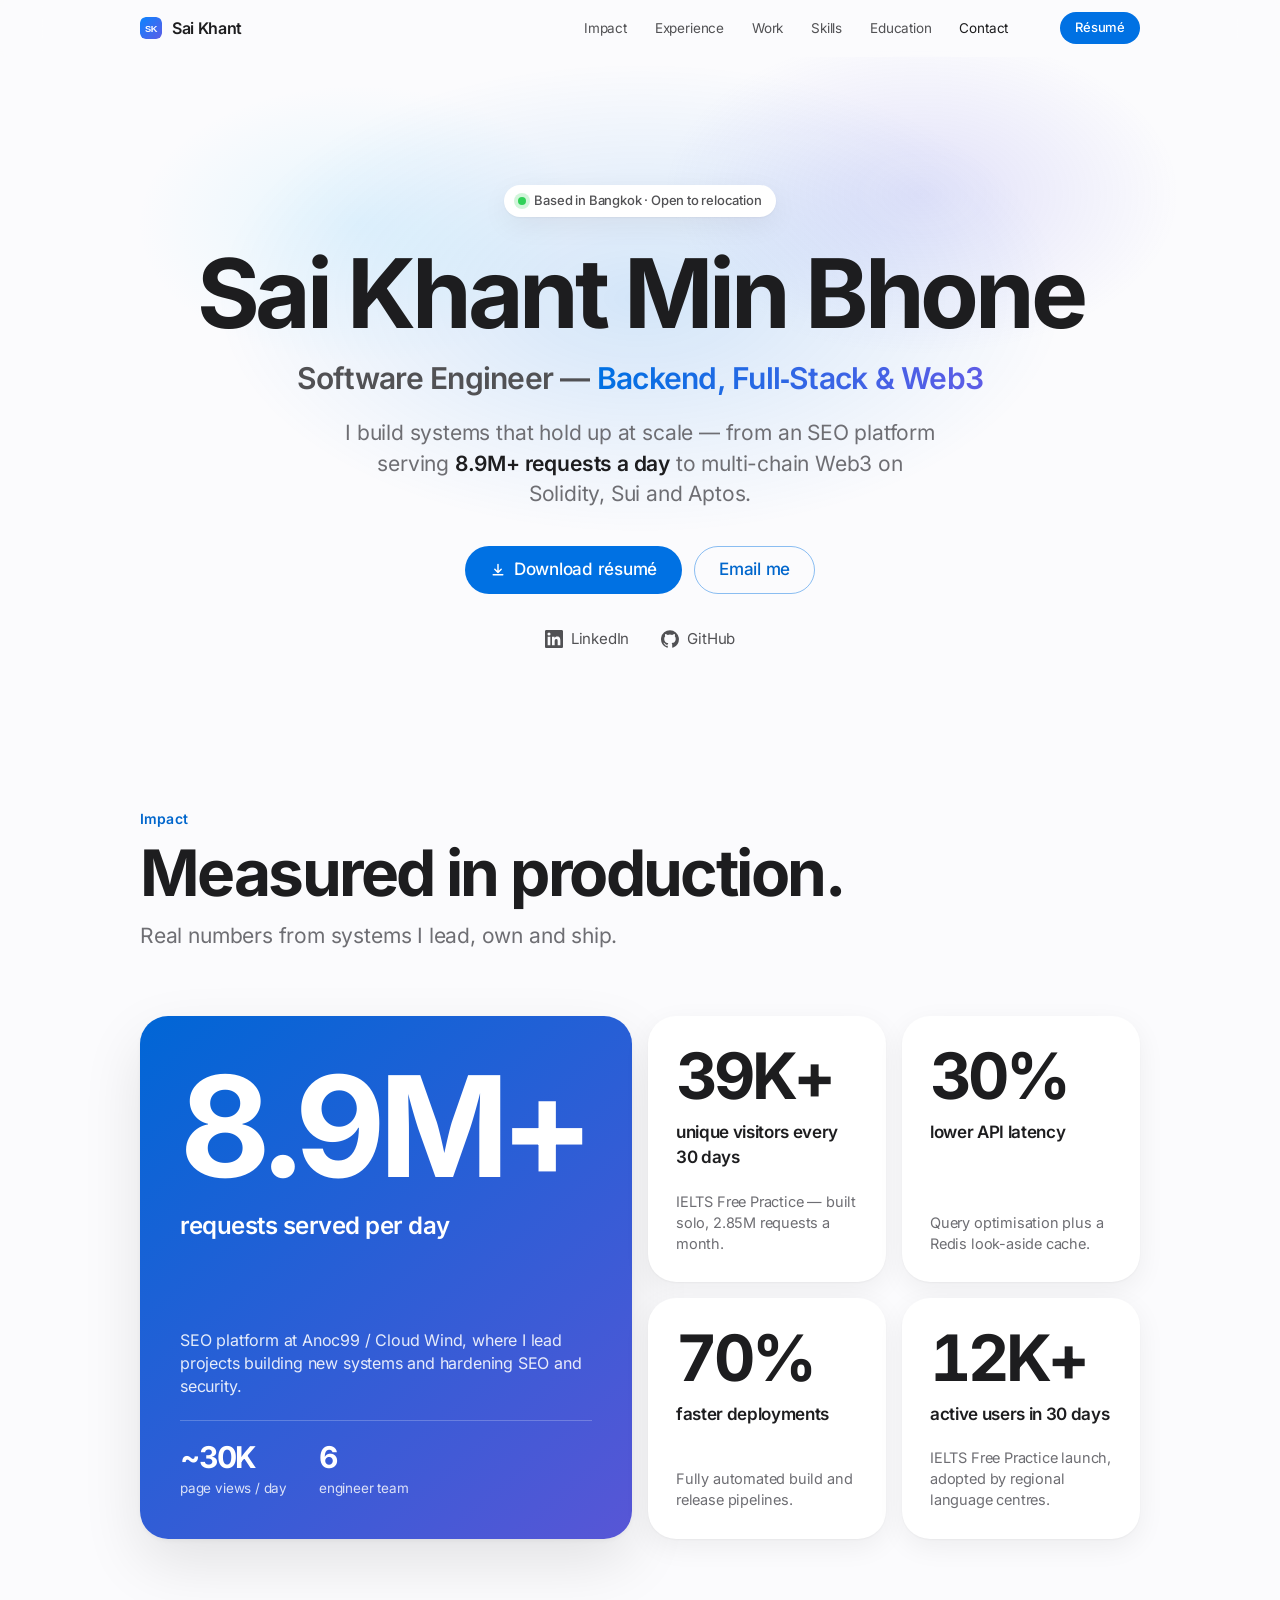
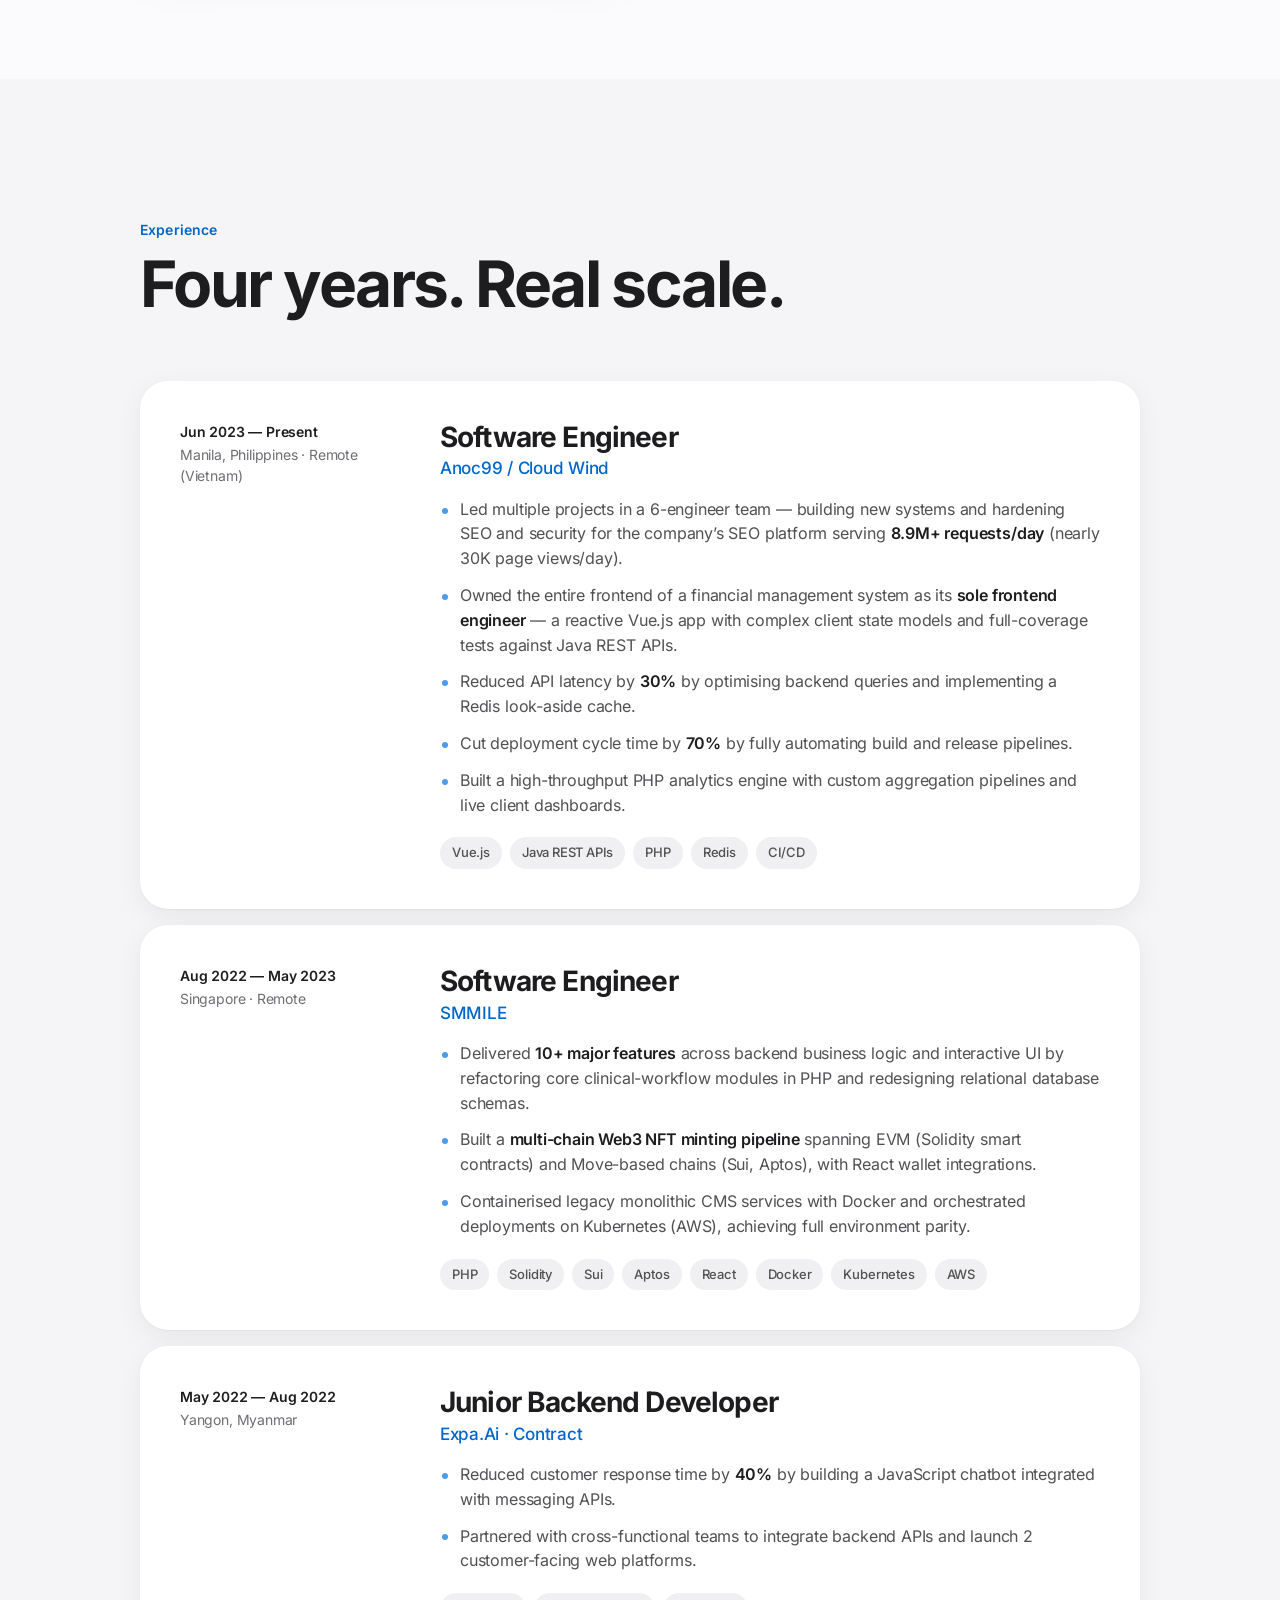
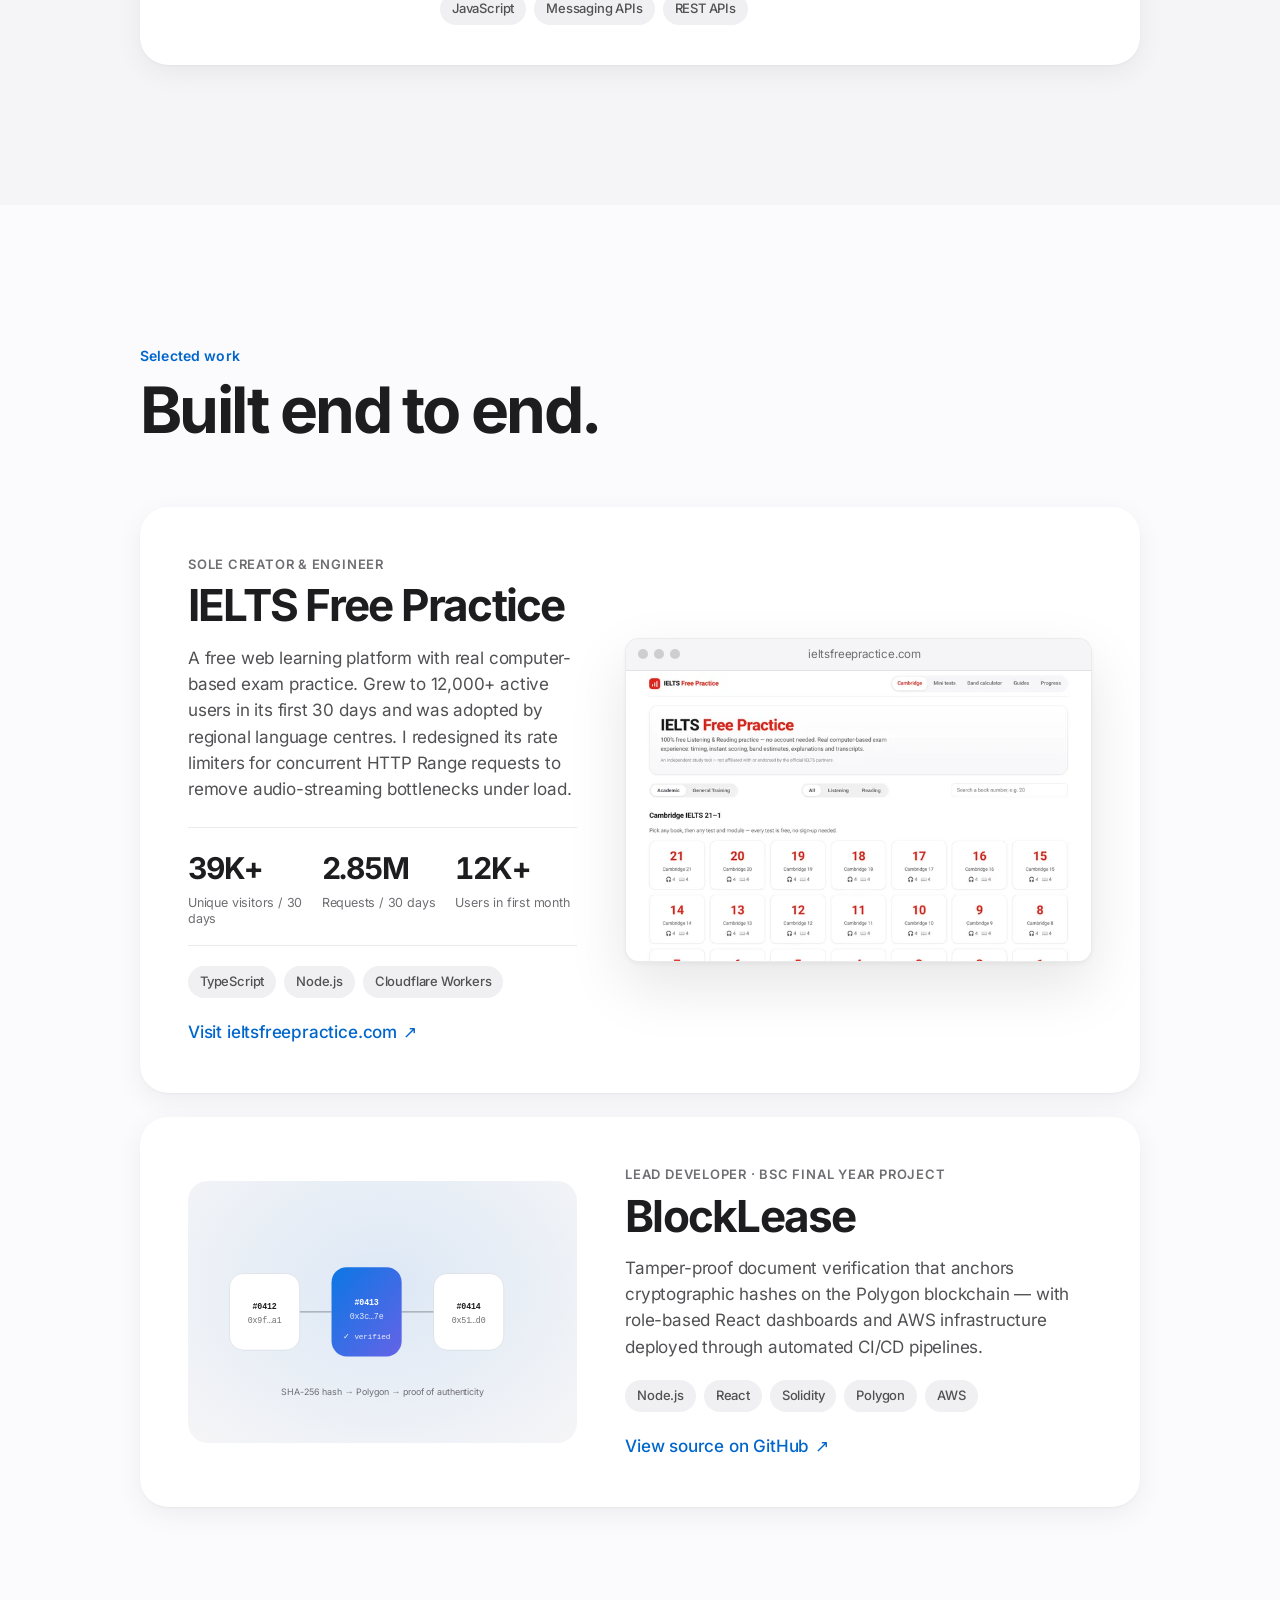
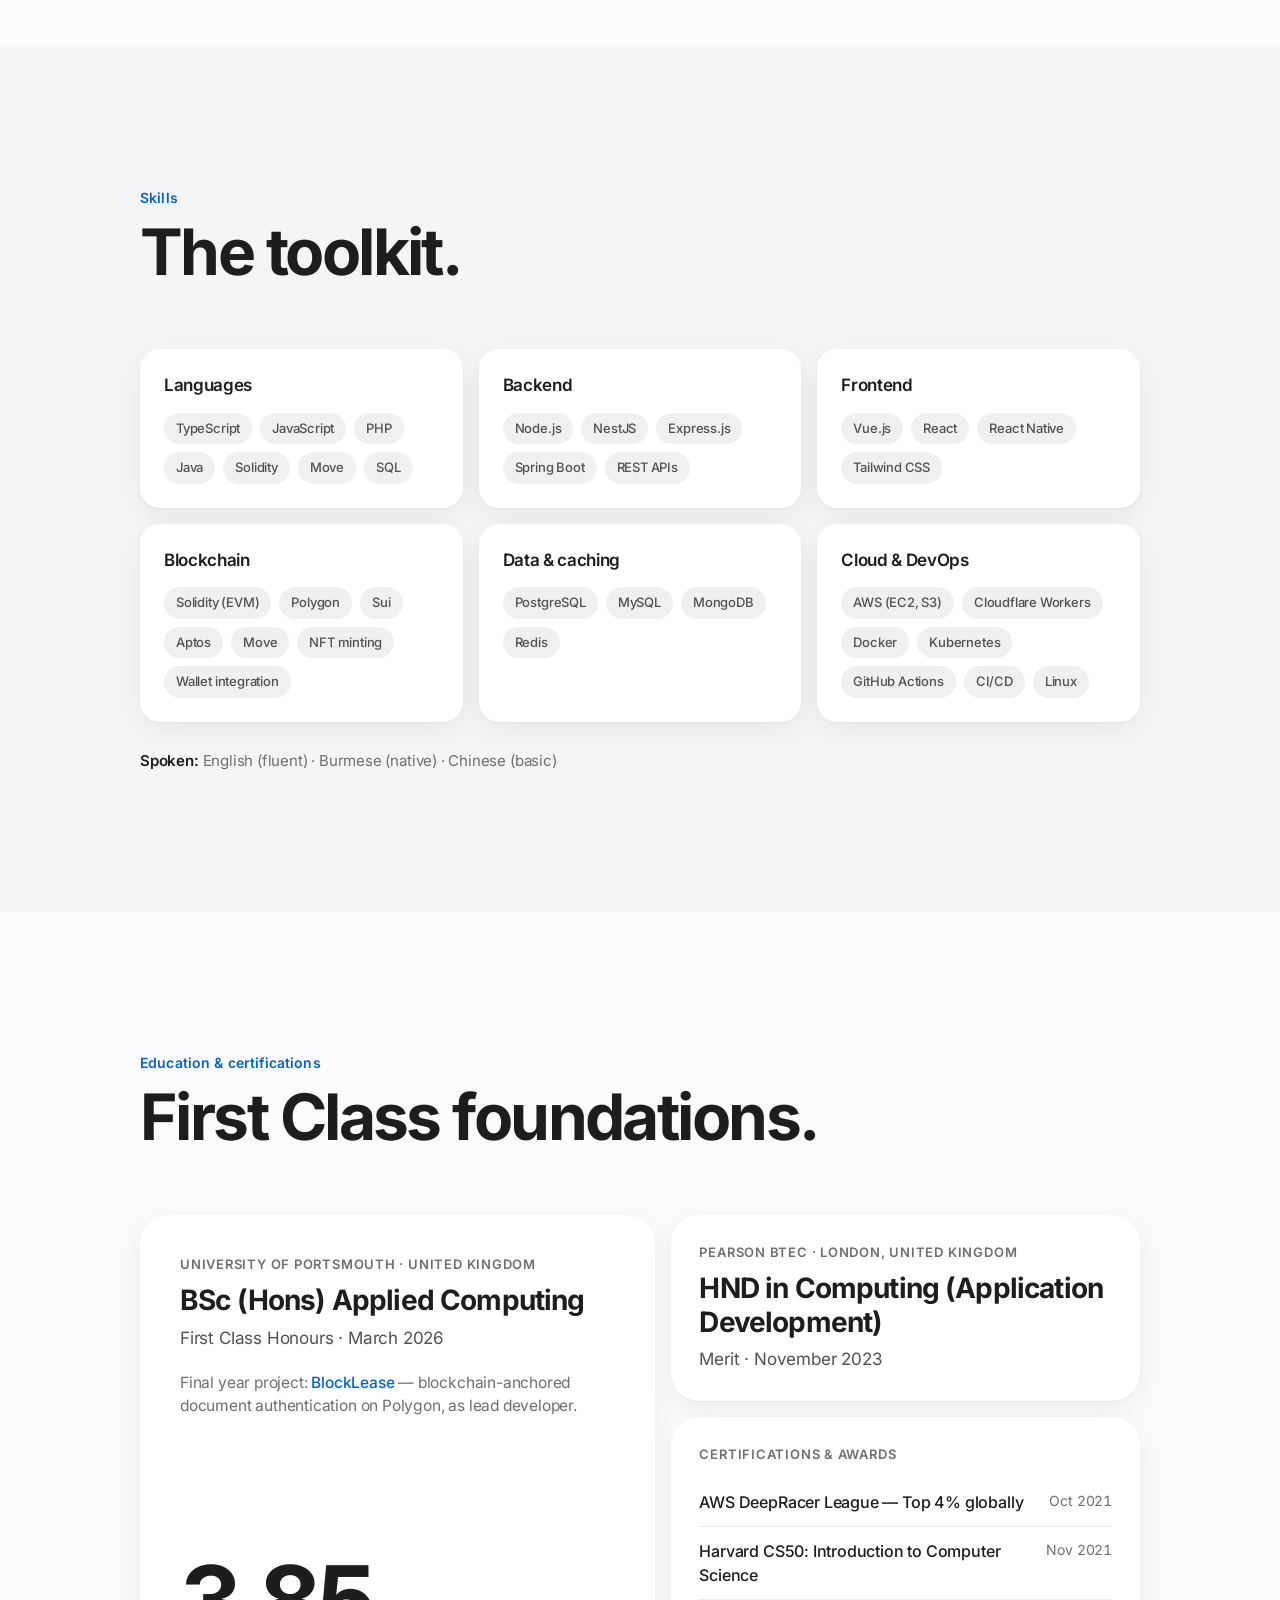
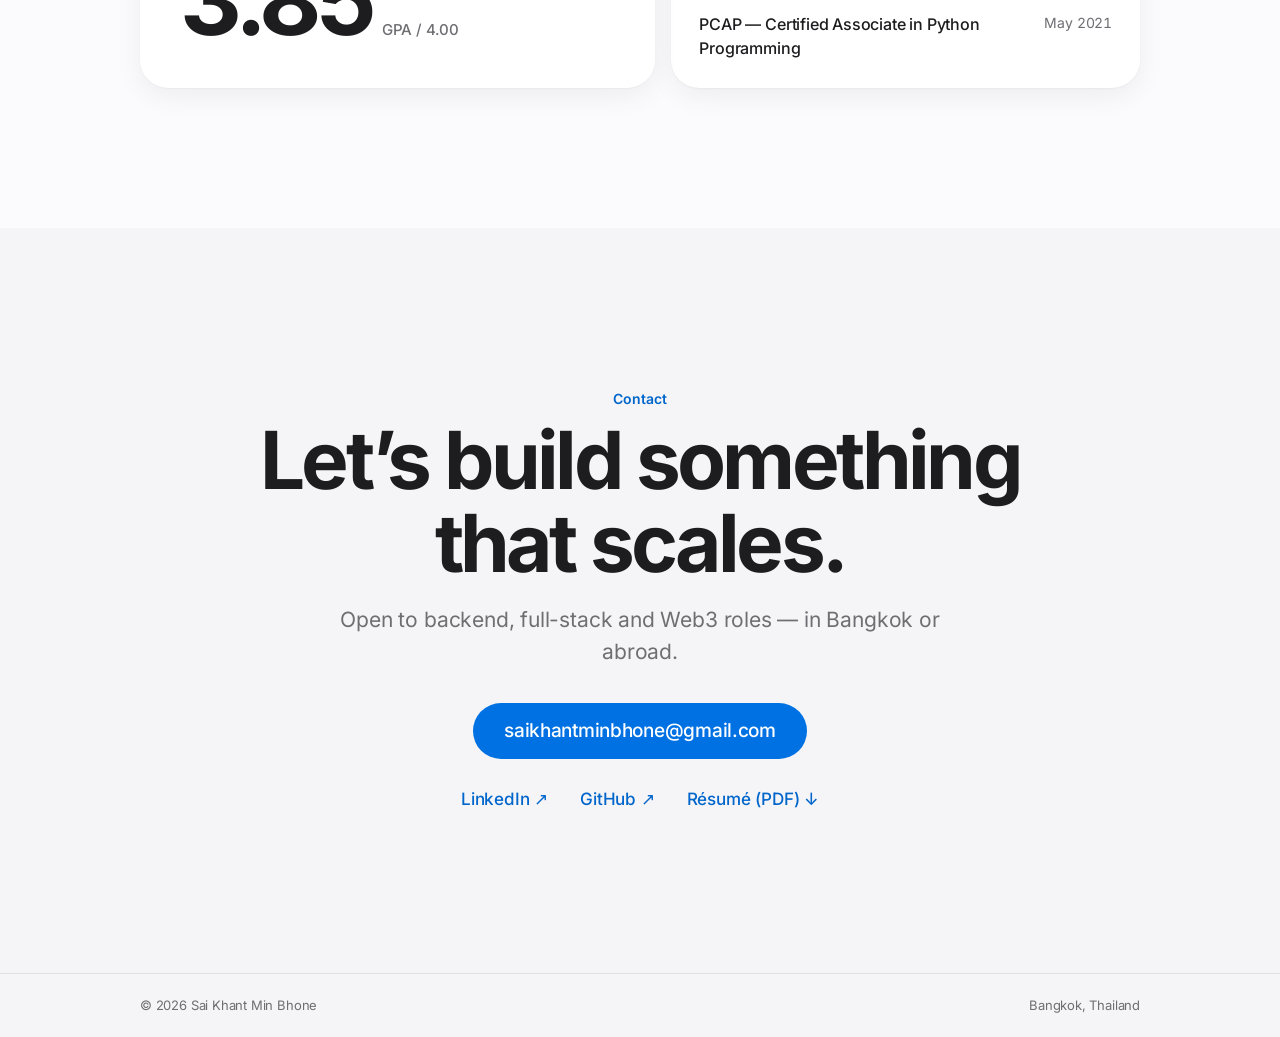
<file: index.html>
<!DOCTYPE html>
<html lang="en">
<head>
<meta charset="utf-8">
<meta name="viewport" content="width=device-width, initial-scale=1, viewport-fit=cover">
<title>Sai Khant Min Bhone — Software Engineer · Backend, Full-Stack &amp; Web3</title>
<meta name="description" content="Software engineer with 4+ years building backend and full-stack systems — an SEO platform serving 8.9M+ requests/day, 30% lower API latency, 70% faster deploys, and multi-chain Web3 (Solidity, Sui, Aptos). First Class BSc. Based in Bangkok, open to relocation.">
<meta name="author" content="Sai Khant Min Bhone">
<meta name="robots" content="index, follow, max-snippet:-1, max-image-preview:large, max-video-preview:-1">
<meta name="color-scheme" content="light dark">
<meta name="theme-color" content="#fbfbfd" media="(prefers-color-scheme: light)">
<meta name="theme-color" content="#000000" media="(prefers-color-scheme: dark)">

<link rel="canonical" href="https://www.saikhant.com/">
<link rel="alternate" hreflang="en" href="https://www.saikhant.com/">
<link rel="alternate" hreflang="x-default" href="https://www.saikhant.com/">
<link rel="me" href="https://github.com/saikhantminbhone">
<link rel="me" href="https://www.linkedin.com/in/saikhantminbhone">
<link rel="me" href="mailto:saikhantminbhone@gmail.com">

<!-- Open Graph -->
<meta property="og:type" content="profile">
<meta property="og:site_name" content="Sai Khant Min Bhone">
<meta property="og:locale" content="en_US">
<meta property="og:url" content="https://www.saikhant.com/">
<meta property="og:title" content="Sai Khant Min Bhone — Software Engineer · Backend, Full-Stack & Web3">
<meta property="og:description" content="Backend and full-stack systems at scale: 8.9M+ requests/day, 30% lower API latency, 70% faster deploys. Web3 on Solidity, Sui and Aptos. Bangkok · open to relocation.">
<meta property="og:image" content="https://www.saikhant.com/preview.png">
<meta property="og:image:width" content="1200">
<meta property="og:image:height" content="630">
<meta property="og:image:alt" content="Sai Khant Min Bhone — Software Engineer, Backend, Full-Stack and Web3">
<meta property="profile:first_name" content="Sai Khant">
<meta property="profile:last_name" content="Min Bhone">
<meta property="profile:username" content="saikhantminbhone">

<!-- Twitter / X -->
<meta name="twitter:card" content="summary_large_image">
<meta name="twitter:site" content="@saiwithsmile">
<meta name="twitter:creator" content="@saiwithsmile">
<meta name="twitter:title" content="Sai Khant Min Bhone — Software Engineer">
<meta name="twitter:description" content="Backend, full-stack & Web3. 8.9M+ requests/day · 30% lower latency · 70% faster deploys. Bangkok · open to relocation.">
<meta name="twitter:image" content="https://www.saikhant.com/preview.png">
<meta name="twitter:image:alt" content="Sai Khant Min Bhone — Software Engineer">

<!-- Icons -->
<link rel="icon" type="image/svg+xml" href="favicon.svg">
<link rel="icon" type="image/png" sizes="32x32" href="favicon-32x32.png">
<link rel="icon" type="image/png" sizes="16x16" href="favicon-16x16.png">
<link rel="apple-touch-icon" sizes="180x180" href="apple-touch-icon.png">
<link rel="manifest" href="site.webmanifest">

<link rel="preload" href="assets/fonts/inter-latin-var.woff2" as="font" type="font/woff2" crossorigin>
<link rel="stylesheet" href="assets/css/styles.css">
<script>document.documentElement.classList.add('js')</script>

<script type="application/ld+json">
{
  "@context": "https://schema.org",
  "@graph": [
    {
      "@type": "Person",
      "@id": "https://www.saikhant.com/#person",
      "name": "Sai Khant Min Bhone",
      "alternateName": ["Sai Khant", "saikhantminbhone"],
      "jobTitle": "Software Engineer",
      "description": "Software engineer with 4+ years building backend and full-stack systems, from an SEO platform serving 8.9M+ requests/day to multi-chain Web3 (Solidity, Sui, Aptos).",
      "url": "https://www.saikhant.com/",
      "email": "mailto:saikhantminbhone@gmail.com",
      "image": "https://www.saikhant.com/preview.png",
      "address": { "@type": "PostalAddress", "addressLocality": "Bangkok", "addressCountry": "TH" },
      "sameAs": [
        "https://github.com/saikhantminbhone",
        "https://www.linkedin.com/in/saikhantminbhone",
        "https://x.com/saiwithsmile",
        "https://www.instagram.com/saiwithsmile"
      ],
      "knowsLanguage": ["English", "Burmese", "Chinese"],
      "knowsAbout": [
        "TypeScript", "JavaScript", "PHP", "Java", "Solidity", "Move", "SQL",
        "Node.js", "NestJS", "Express.js", "Spring Boot", "REST APIs",
        "Vue.js", "React", "React Native", "Tailwind CSS",
        "Polygon", "Sui", "Aptos", "NFT minting", "Wallet integration",
        "PostgreSQL", "MySQL", "MongoDB", "Redis",
        "AWS", "Cloudflare Workers", "Docker", "Kubernetes", "GitHub Actions", "CI/CD", "Linux"
      ],
      "worksFor": { "@type": "Organization", "name": "Anoc99 / Cloud Wind" },
      "alumniOf": [
        { "@type": "CollegeOrUniversity", "name": "University of Portsmouth", "sameAs": "https://www.port.ac.uk/" }
      ],
      "hasCredential": [
        {
          "@type": "EducationalOccupationalCredential",
          "name": "BSc (Hons) Applied Computing — First Class Honours (GPA 3.85/4.00)",
          "credentialCategory": "degree",
          "dateCreated": "2026-03",
          "recognizedBy": { "@type": "CollegeOrUniversity", "name": "University of Portsmouth" }
        },
        {
          "@type": "EducationalOccupationalCredential",
          "name": "Higher National Diploma (HND) in Computing (Application Development) — Merit",
          "credentialCategory": "diploma",
          "dateCreated": "2023-11",
          "recognizedBy": { "@type": "Organization", "name": "Pearson BTEC" }
        }
      ],
      "award": ["AWS DeepRacer League — Top 4% Globally (2021)"]
    },
    {
      "@type": "WebSite",
      "@id": "https://www.saikhant.com/#website",
      "url": "https://www.saikhant.com/",
      "name": "Sai Khant Min Bhone",
      "inLanguage": "en",
      "publisher": { "@id": "https://www.saikhant.com/#person" }
    },
    {
      "@type": "ProfilePage",
      "@id": "https://www.saikhant.com/#profile",
      "url": "https://www.saikhant.com/",
      "name": "Sai Khant Min Bhone — Software Engineer",
      "mainEntity": { "@id": "https://www.saikhant.com/#person" },
      "hasPart": [
        {
          "@type": "WebApplication",
          "name": "IELTS Free Practice",
          "url": "https://ieltsfreepractice.com/",
          "applicationCategory": "EducationalApplication",
          "operatingSystem": "Web",
          "creator": { "@id": "https://www.saikhant.com/#person" }
        },
        {
          "@type": "SoftwareSourceCode",
          "name": "BlockLease — Blockchain-Based Document Authentication System",
          "codeRepository": "https://github.com/saikhantminbhone/Blockchain-Based-document-Authentication-System",
          "programmingLanguage": ["Solidity", "JavaScript"],
          "author": { "@id": "https://www.saikhant.com/#person" }
        }
      ]
    }
  ]
}
</script>
</head>
<body>
<a class="skip" href="#main">Skip to content</a>

<header class="nav" id="top">
  <div class="nav__inner">
    <a class="nav__brand" href="#top" aria-label="Sai Khant Min Bhone, back to top">
      <img src="favicon.svg" alt="" width="22" height="22">
      <span>Sai Khant</span>
    </a>
    <nav class="nav__links" id="nav-links" aria-label="Primary">
      <a href="#impact">Impact</a>
      <a href="#experience">Experience</a>
      <a href="#work">Work</a>
      <a href="#skills">Skills</a>
      <a href="#education">Education</a>
      <a href="#contact">Contact</a>
    </nav>
    <div class="nav__actions">
      <a class="btn btn--sm btn--primary" href="Sai_Khant_Min_Bhone_Resume.pdf" download>Résumé</a>
      <button class="nav__toggle" type="button" aria-expanded="false" aria-controls="nav-links" aria-label="Open menu">
        <span></span><span></span>
      </button>
    </div>
  </div>
</header>

<main id="main">

  <!-- HERO -->
  <section class="hero" aria-labelledby="hero-title">
    <div class="hero__glow" aria-hidden="true"></div>
    <div class="wrap hero__inner">
      <p class="pill reveal"><span class="dot" aria-hidden="true"></span>Based in Bangkok · Open to relocation</p>
      <h1 id="hero-title" class="hero__title reveal">Sai Khant Min&nbsp;Bhone</h1>
      <p class="hero__role reveal">Software Engineer — <span class="grad">Backend, Full&#8209;Stack &amp;&nbsp;Web3</span></p>
      <p class="hero__lede reveal">I build systems that hold up at scale — from an SEO platform serving <strong>8.9M+ requests a day</strong> to multi-chain Web3 on Solidity, Sui and Aptos.</p>
      <div class="hero__cta reveal">
        <a class="btn btn--primary" href="Sai_Khant_Min_Bhone_Resume.pdf" download>
          <svg aria-hidden="true" viewBox="0 0 20 20" width="16" height="16"><path d="M10 3v10m0 0 4-4m-4 4-4-4M4 16h12" fill="none" stroke="currentColor" stroke-width="1.8" stroke-linecap="round" stroke-linejoin="round"/></svg>
          Download résumé
        </a>
        <a class="btn btn--ghost" href="mailto:saikhantminbhone@gmail.com">Email me</a>
      </div>
      <ul class="hero__social reveal" aria-label="Profiles">
        <li><a href="https://www.linkedin.com/in/saikhantminbhone" rel="me noopener" target="_blank">
          <svg aria-hidden="true" viewBox="0 0 24 24" width="18" height="18"><path fill="currentColor" d="M20.45 20.45h-3.56v-5.57c0-1.33-.02-3.04-1.85-3.04-1.85 0-2.14 1.45-2.14 2.94v5.67H9.35V9h3.41v1.56h.05c.48-.9 1.64-1.85 3.37-1.85 3.6 0 4.27 2.37 4.27 5.46v6.28ZM5.34 7.43a2.06 2.06 0 1 1 0-4.13 2.06 2.06 0 0 1 0 4.13ZM7.12 20.45H3.56V9h3.56v11.45ZM22.22 0H1.77C.79 0 0 .77 0 1.73v20.54C0 23.23.79 24 1.77 24h20.45c.98 0 1.78-.77 1.78-1.73V1.73C24 .77 23.2 0 22.22 0Z"/></svg>
          LinkedIn</a></li>
        <li><a href="https://github.com/saikhantminbhone" rel="me noopener" target="_blank">
          <svg aria-hidden="true" viewBox="0 0 24 24" width="18" height="18"><path fill="currentColor" d="M12 .3a12 12 0 0 0-3.8 23.38c.6.12.83-.26.83-.57L9 21.07c-3.34.72-4.04-1.61-4.04-1.61-.55-1.39-1.34-1.76-1.34-1.76-1.08-.74.09-.73.09-.73 1.2.09 1.83 1.24 1.83 1.24 1.07 1.83 2.81 1.3 3.5 1 .1-.78.42-1.31.76-1.61-2.67-.3-5.47-1.33-5.47-5.93 0-1.31.47-2.38 1.24-3.22-.14-.3-.54-1.52.1-3.18 0 0 1-.32 3.3 1.23a11.5 11.5 0 0 1 6 0c2.28-1.55 3.29-1.23 3.29-1.23.64 1.66.24 2.88.12 3.18a4.65 4.65 0 0 1 1.23 3.22c0 4.61-2.8 5.63-5.48 5.92.42.36.81 1.1.81 2.22l-.01 3.29c0 .31.2.69.82.57A12 12 0 0 0 12 .3"/></svg>
          GitHub</a></li>
      </ul>
    </div>
  </section>

  <!-- IMPACT -->
  <section class="section" id="impact" aria-labelledby="impact-title">
    <div class="wrap">
      <header class="section__head reveal">
        <p class="eyebrow">Impact</p>
        <h2 id="impact-title" class="h2">Measured in production.</h2>
        <p class="section__sub">Real numbers from systems I lead, own and ship.</p>
      </header>
      <div class="bento">
        <article class="tile tile--hero reveal">
          <p class="tile__num"><span data-count="8.9" data-decimals="1">8.9</span>M+</p>
          <p class="tile__label">requests served per day</p>
          <p class="tile__ctx">SEO platform at Anoc99 / Cloud Wind, where I lead projects building new systems and hardening SEO and security.</p>
          <dl class="tile__sub">
            <div><dt>page views / day</dt><dd>~30K</dd></div>
            <div><dt>engineer team</dt><dd>6</dd></div>
          </dl>
        </article>
        <article class="tile reveal">
          <p class="tile__num"><span data-count="39">39</span>K+</p>
          <p class="tile__label">unique visitors every 30 days</p>
          <p class="tile__ctx">IELTS Free Practice — built solo, 2.85M requests a month.</p>
        </article>
        <article class="tile reveal">
          <p class="tile__num"><span data-count="30">30</span>%</p>
          <p class="tile__label">lower API latency</p>
          <p class="tile__ctx">Query optimisation plus a Redis look-aside cache.</p>
        </article>
        <article class="tile reveal">
          <p class="tile__num"><span data-count="70">70</span>%</p>
          <p class="tile__label">faster deployments</p>
          <p class="tile__ctx">Fully automated build and release pipelines.</p>
        </article>
        <article class="tile reveal">
          <p class="tile__num"><span data-count="12">12</span>K+</p>
          <p class="tile__label">active users in 30 days</p>
          <p class="tile__ctx">IELTS Free Practice launch, adopted by regional language centres.</p>
        </article>
      </div>
    </div>
  </section>

  <!-- EXPERIENCE -->
  <section class="section section--alt" id="experience" aria-labelledby="exp-title">
    <div class="wrap">
      <header class="section__head reveal">
        <p class="eyebrow">Experience</p>
        <h2 id="exp-title" class="h2">Four years. Real scale.</h2>
      </header>

      <ol class="timeline">
        <li class="role reveal">
          <div class="role__meta">
            <p class="role__date"><time datetime="2023-06">Jun 2023</time> — Present</p>
            <p class="role__place">Manila, Philippines · Remote (Vietnam)</p>
          </div>
          <div class="role__body">
            <h3 class="role__title">Software Engineer <span class="role__co">Anoc99 / Cloud Wind</span></h3>
            <ul class="role__list">
              <li>Led multiple projects in a 6-engineer team — building new systems and hardening SEO and security for the company’s SEO platform serving <strong>8.9M+ requests/day</strong> (nearly 30K page views/day).</li>
              <li>Owned the entire frontend of a financial management system as its <strong>sole frontend engineer</strong>&nbsp;— a reactive Vue.js app with complex client state models and full-coverage tests against Java REST APIs.</li>
              <li>Reduced API latency by <strong>30%</strong> by optimising backend queries and implementing a Redis look-aside cache.</li>
              <li>Cut deployment cycle time by <strong>70%</strong> by fully automating build and release pipelines.</li>
              <li>Built a high-throughput PHP analytics engine with custom aggregation pipelines and live client dashboards.</li>
            </ul>
            <ul class="tags" aria-label="Technologies"><li>Vue.js</li><li>Java REST APIs</li><li>PHP</li><li>Redis</li><li>CI/CD</li></ul>
          </div>
        </li>

        <li class="role reveal">
          <div class="role__meta">
            <p class="role__date"><time datetime="2022-08">Aug 2022</time> — <time datetime="2023-05">May 2023</time></p>
            <p class="role__place">Singapore · Remote</p>
          </div>
          <div class="role__body">
            <h3 class="role__title">Software Engineer <span class="role__co">SMMILE</span></h3>
            <ul class="role__list">
              <li>Delivered <strong>10+ major features</strong> across backend business logic and interactive UI by refactoring core clinical-workflow modules in PHP and redesigning relational database schemas.</li>
              <li>Built a <strong>multi-chain Web3 NFT minting pipeline</strong> spanning EVM (Solidity smart contracts) and Move-based chains (Sui, Aptos), with React wallet integrations.</li>
              <li>Containerised legacy monolithic CMS services with Docker and orchestrated deployments on Kubernetes (AWS), achieving full environment parity.</li>
            </ul>
            <ul class="tags" aria-label="Technologies"><li>PHP</li><li>Solidity</li><li>Sui</li><li>Aptos</li><li>React</li><li>Docker</li><li>Kubernetes</li><li>AWS</li></ul>
          </div>
        </li>

        <li class="role reveal">
          <div class="role__meta">
            <p class="role__date"><time datetime="2022-05">May 2022</time> — <time datetime="2022-08">Aug 2022</time></p>
            <p class="role__place">Yangon, Myanmar</p>
          </div>
          <div class="role__body">
            <h3 class="role__title">Junior Backend Developer <span class="role__co">Expa.Ai · Contract</span></h3>
            <ul class="role__list">
              <li>Reduced customer response time by <strong>40%</strong> by building a JavaScript chatbot integrated with messaging APIs.</li>
              <li>Partnered with cross-functional teams to integrate backend APIs and launch 2 customer-facing web platforms.</li>
            </ul>
            <ul class="tags" aria-label="Technologies"><li>JavaScript</li><li>Messaging APIs</li><li>REST APIs</li></ul>
          </div>
        </li>
      </ol>
    </div>
  </section>

  <!-- WORK -->
  <section class="section" id="work" aria-labelledby="work-title">
    <div class="wrap">
      <header class="section__head reveal">
        <p class="eyebrow">Selected work</p>
        <h2 id="work-title" class="h2">Built end to end.</h2>
      </header>

      <article class="project reveal">
        <div class="project__text">
          <p class="project__kicker">Sole Creator &amp; Engineer</p>
          <h3 class="project__title">IELTS Free Practice</h3>
          <p class="project__desc">A free web learning platform with real computer-based exam practice. Grew to 12,000+ active users in its first 30 days and was adopted by regional language centres. I redesigned its rate limiters for concurrent HTTP Range requests to remove audio-streaming bottlenecks under load.</p>
          <dl class="stats">
            <div><dt>Unique visitors / 30 days</dt><dd>39K+</dd></div>
            <div><dt>Requests / 30 days</dt><dd>2.85M</dd></div>
            <div><dt>Users in first month</dt><dd>12K+</dd></div>
          </dl>
          <ul class="tags" aria-label="Technologies"><li>TypeScript</li><li>Node.js</li><li>Cloudflare Workers</li></ul>
          <a class="link" href="https://ieltsfreepractice.com/" target="_blank" rel="noopener">Visit ieltsfreepractice.com <span aria-hidden="true">↗</span></a>
        </div>
        <a class="project__media" href="https://ieltsfreepractice.com/" target="_blank" rel="noopener" tabindex="-1" aria-hidden="true">
          <div class="browser">
            <div class="browser__bar"><i></i><i></i><i></i><span>ieltsfreepractice.com</span></div>
            <img src="assets/img/ielts-free-practice-720.webp" srcset="assets/img/ielts-free-practice-720.webp 720w, assets/img/ielts-free-practice-1280.webp 1280w" sizes="(min-width: 1024px) 560px, 92vw" width="1280" height="800" loading="lazy" decoding="async" alt="">
          </div>
        </a>
      </article>

      <article class="project project--flip reveal">
        <div class="project__text">
          <p class="project__kicker">Lead Developer · BSc Final Year Project</p>
          <h3 class="project__title">BlockLease</h3>
          <p class="project__desc">Tamper-proof document verification that anchors cryptographic hashes on the Polygon blockchain — with role-based React dashboards and AWS infrastructure deployed through automated CI/CD pipelines.</p>
          <ul class="tags" aria-label="Technologies"><li>Node.js</li><li>React</li><li>Solidity</li><li>Polygon</li><li>AWS</li></ul>
          <a class="link" href="https://github.com/saikhantminbhone/Blockchain-Based-document-Authentication-System" target="_blank" rel="noopener">View source on GitHub <span aria-hidden="true">↗</span></a>
        </div>
        <div class="project__media project__media--art" aria-hidden="true">
          <svg viewBox="0 0 560 360" class="chain">
            <defs>
              <linearGradient id="blk" x1="0" y1="0" x2="1" y2="1"><stop offset="0" stop-color="var(--accent)" stop-opacity=".95"/><stop offset="1" stop-color="var(--accent-2)" stop-opacity=".95"/></linearGradient>
            </defs>
            <g class="chain__links" stroke="currentColor" stroke-width="2" fill="none" opacity=".35"><path d="M150 180h50M310 180h50"/></g>
            <g>
              <rect x="40" y="120" width="110" height="120" rx="22" class="chain__blk"/>
              <rect x="200" y="110" width="110" height="140" rx="24" fill="url(#blk)"/>
              <rect x="360" y="120" width="110" height="120" rx="22" class="chain__blk"/>
            </g>
            <g font-family="ui-monospace, SFMono-Regular, Menlo, monospace" font-size="13" text-anchor="middle">
              <text x="95" y="175" class="chain__t">#0412</text><text x="95" y="197" class="chain__s">0x9f…a1</text>
              <text x="255" y="170" fill="#fff" font-weight="600">#0413</text><text x="255" y="192" fill="#fff" opacity=".85">0x3c…7e</text>
              <text x="255" y="222" fill="#fff" font-size="12" opacity=".9">✓ verified</text>
              <text x="415" y="175" class="chain__t">#0414</text><text x="415" y="197" class="chain__s">0x51…d0</text>
            </g>
            <text x="280" y="310" text-anchor="middle" class="chain__cap" font-size="14">SHA-256 hash → Polygon → proof of authenticity</text>
          </svg>
        </div>
      </article>
    </div>
  </section>

  <!-- SKILLS -->
  <section class="section section--alt" id="skills" aria-labelledby="skills-title">
    <div class="wrap">
      <header class="section__head reveal">
        <p class="eyebrow">Skills</p>
        <h2 id="skills-title" class="h2">The toolkit.</h2>
      </header>
      <div class="skills">
        <div class="skill reveal"><h3>Languages</h3><ul class="tags"><li>TypeScript</li><li>JavaScript</li><li>PHP</li><li>Java</li><li>Solidity</li><li>Move</li><li>SQL</li></ul></div>
        <div class="skill reveal"><h3>Backend</h3><ul class="tags"><li>Node.js</li><li>NestJS</li><li>Express.js</li><li>Spring Boot</li><li>REST APIs</li></ul></div>
        <div class="skill reveal"><h3>Frontend</h3><ul class="tags"><li>Vue.js</li><li>React</li><li>React Native</li><li>Tailwind CSS</li></ul></div>
        <div class="skill reveal"><h3>Blockchain</h3><ul class="tags"><li>Solidity (EVM)</li><li>Polygon</li><li>Sui</li><li>Aptos</li><li>Move</li><li>NFT minting</li><li>Wallet integration</li></ul></div>
        <div class="skill reveal"><h3>Data &amp; caching</h3><ul class="tags"><li>PostgreSQL</li><li>MySQL</li><li>MongoDB</li><li>Redis</li></ul></div>
        <div class="skill reveal"><h3>Cloud &amp; DevOps</h3><ul class="tags"><li>AWS (EC2, S3)</li><li>Cloudflare Workers</li><li>Docker</li><li>Kubernetes</li><li>GitHub Actions</li><li>CI/CD</li><li>Linux</li></ul></div>
      </div>
      <p class="skills__lang reveal"><strong>Spoken:</strong> English (fluent) · Burmese (native) · Chinese (basic)</p>
    </div>
  </section>

  <!-- EDUCATION -->
  <section class="section" id="education" aria-labelledby="edu-title">
    <div class="wrap">
      <header class="section__head reveal">
        <p class="eyebrow">Education &amp; certifications</p>
        <h2 id="edu-title" class="h2">First Class foundations.</h2>
      </header>
      <div class="edu">
        <article class="card card--feature reveal">
          <p class="card__kicker">University of Portsmouth · United Kingdom</p>
          <h3 class="card__title">BSc (Hons) Applied Computing</h3>
          <p class="card__meta">First Class Honours · <time datetime="2026-03">March 2026</time></p>
          <p class="card__note">Final year project: <a class="inline" href="#work">BlockLease</a> — blockchain-anchored document authentication on Polygon, as lead developer.</p>
          <p class="gpa"><span>3.85</span><small>GPA / 4.00</small></p>
        </article>
        <article class="card reveal">
          <p class="card__kicker">Pearson BTEC · London, United Kingdom</p>
          <h3 class="card__title">HND in Computing (Application Development)</h3>
          <p class="card__meta">Merit · <time datetime="2023-11">November 2023</time></p>
        </article>
        <article class="card reveal">
          <p class="card__kicker">Certifications &amp; awards</p>
          <ul class="certs">
            <li><span>AWS DeepRacer League — Top 4% globally</span><time datetime="2021-10">Oct 2021</time></li>
            <li><span>Harvard CS50: Introduction to Computer Science</span><time datetime="2021-11">Nov 2021</time></li>
            <li><span>PCAP — Certified Associate in Python Programming</span><time datetime="2021-05">May 2021</time></li>
          </ul>
        </article>
      </div>
    </div>
  </section>

  <!-- CONTACT -->
  <section class="contact" id="contact" aria-labelledby="contact-title">
    <div class="wrap contact__inner reveal">
      <p class="eyebrow">Contact</p>
      <h2 id="contact-title" class="contact__title">Let’s build something<br class="br-lg"> that scales.</h2>
      <p class="contact__sub">Open to backend, full-stack and Web3 roles — in Bangkok or abroad.</p>
      <div class="hero__cta">
        <a class="btn btn--primary btn--lg" href="mailto:saikhantminbhone@gmail.com">saikhantminbhone@gmail.com</a>
      </div>
      <ul class="contact__links">
        <li><a href="https://www.linkedin.com/in/saikhantminbhone" target="_blank" rel="me noopener">LinkedIn <span aria-hidden="true">↗</span></a></li>
        <li><a href="https://github.com/saikhantminbhone" target="_blank" rel="me noopener">GitHub <span aria-hidden="true">↗</span></a></li>
        <li><a href="Sai_Khant_Min_Bhone_Resume.pdf" download>Résumé (PDF) <span aria-hidden="true">↓</span></a></li>
      </ul>
    </div>
  </section>
</main>

<footer class="footer">
  <div class="wrap footer__inner">
    <p>© <span id="y">2026</span> Sai Khant Min Bhone</p>
    <p>Bangkok, Thailand</p>
  </div>
</footer>

<script src="assets/js/main.js" defer></script>
</body>
</html>
</file>
<file: assets/css/styles.css>
/* ==========================================================
   saikhant.com — clean, Apple-inspired, no framework
   ========================================================== */
@font-face{
  font-family:"Inter";font-style:normal;font-weight:400 700;font-display:swap;
  src:local("Inter"),url("../fonts/inter-latin-var.woff2") format("woff2");
  unicode-range:U+0000-00FF,U+0131,U+0152-0153,U+02BB-02BC,U+02C6,U+02DA,U+02DC,U+0304,U+0308,U+0329,U+2000-206F,U+20AC,U+2122,U+2191,U+2193,U+2212,U+2215,U+FEFF,U+FFFD;
}

:root{
  --font:-apple-system,BlinkMacSystemFont,"SF Pro Display","SF Pro Text","Inter","Segoe UI",Roboto,"Helvetica Neue",Arial,sans-serif;
  --mono:ui-monospace,SFMono-Regular,"SF Mono",Menlo,Consolas,monospace;

  --bg:#fbfbfd;
  --bg-alt:#f5f5f7;
  --surface:#ffffff;
  --text:#1d1d1f;
  --text-2:#515154;   /* 7.9:1 on #fbfbfd */
  --text-3:#6e6e73;   /* 5.0:1 on #fbfbfd */
  --line:rgba(0,0,0,.08);
  --accent:#0071e3;   /* 4.7:1 on white */
  --accent-2:#5e5ce6;
  --accent-ink:#0066cc;
  --on-accent:#ffffff;
  --tag:#f0f0f3;
  --nav:rgba(251,251,253,.72);
  --shadow:0 1px 2px rgba(0,0,0,.04),0 8px 28px rgba(0,0,0,.06);
  --shadow-lg:0 2px 4px rgba(0,0,0,.04),0 24px 60px rgba(0,0,0,.10);
  --glow:rgba(0,113,227,.16);

  --r-sm:12px;--r:20px;--r-lg:28px;
  --wrap:1080px;
  --pad:clamp(20px,5vw,40px);
  --ease:cubic-bezier(.22,.61,.36,1);
}
@media (prefers-color-scheme:dark){
  :root{
    --bg:#000000;
    --bg-alt:#0b0b0d;
    --surface:#161618;
    --text:#f5f5f7;
    --text-2:#c7c7cc;
    --text-3:#a1a1a6;
    --line:rgba(255,255,255,.10);
    --accent:#2997ff;
    --accent-2:#7d7aff;
    --accent-ink:#4aa8ff;
    --on-accent:#000000;
    --tag:#1f1f22;
    --nav:rgba(0,0,0,.66);
    --shadow:0 0 0 1px rgba(255,255,255,.06);
    --shadow-lg:0 0 0 1px rgba(255,255,255,.08),0 30px 80px rgba(0,0,0,.6);
    --glow:rgba(41,151,255,.22);
  }
}

*,*::before,*::after{box-sizing:border-box}
html{-webkit-text-size-adjust:100%;text-size-adjust:100%;scroll-behavior:smooth;scroll-padding-top:72px}
body{margin:0;background:var(--bg);color:var(--text);font-family:var(--font);font-size:17px;line-height:1.5;letter-spacing:-.011em;-webkit-font-smoothing:antialiased;-moz-osx-font-smoothing:grayscale;text-rendering:optimizeLegibility}
img,svg{display:block;max-width:100%}
a{color:inherit;text-decoration:none}
ul,ol{margin:0;padding:0;list-style:none}
h1,h2,h3,p,dl,dd{margin:0}
strong{font-weight:600;color:var(--text)}
:focus-visible{outline:3px solid var(--accent);outline-offset:3px;border-radius:8px}
::selection{background:var(--accent);color:var(--on-accent)}

.wrap{max-width:var(--wrap);margin:0 auto;padding:0 var(--pad)}
.skip{position:absolute;left:12px;top:-60px;z-index:100;background:var(--text);color:var(--bg);padding:10px 16px;border-radius:10px;font-weight:600}
.skip:focus{top:12px}

/* ---------- Nav ---------- */
.nav{position:sticky;top:0;z-index:50;background:var(--nav);-webkit-backdrop-filter:saturate(180%) blur(20px);backdrop-filter:saturate(180%) blur(20px);border-bottom:1px solid transparent;transition:border-color .3s var(--ease),background .3s var(--ease)}
.nav.is-scrolled{border-bottom-color:var(--line)}
.nav__inner{max-width:var(--wrap);margin:0 auto;padding:0 var(--pad);height:56px;display:flex;align-items:center;gap:24px}
.nav__brand{display:flex;align-items:center;gap:10px;font-weight:600;font-size:16px;letter-spacing:-.02em}
.nav__brand img{border-radius:6px}
.nav__links{display:none;margin-left:auto;gap:28px;font-size:13.5px;color:var(--text-2)}
.nav__links a{transition:color .2s}
.nav__links a:hover,.nav__links a[aria-current="true"]{color:var(--text)}
.nav__actions{margin-left:auto;display:flex;align-items:center;gap:8px}
.nav__toggle{width:40px;height:40px;border:0;background:transparent;color:var(--text);border-radius:10px;display:grid;place-content:center;gap:6px;cursor:pointer}
.nav__toggle span{display:block;width:18px;height:1.5px;background:currentColor;border-radius:2px;transition:transform .3s var(--ease)}
.nav__toggle[aria-expanded="true"] span:first-child{transform:translateY(3.75px) rotate(45deg)}
.nav__toggle[aria-expanded="true"] span:last-child{transform:translateY(-3.75px) rotate(-45deg)}
@media (max-width:899px){
  .nav__links{position:absolute;top:56px;left:0;right:0;display:flex;flex-direction:column;gap:0;margin:0;padding:8px var(--pad) 20px;background:var(--bg);border-bottom:1px solid var(--line);font-size:20px;font-weight:500;color:var(--text);opacity:0;visibility:hidden;transform:translateY(-8px);transition:opacity .25s var(--ease),transform .25s var(--ease),visibility 0s .25s}
  .nav__links a{padding:12px 0;border-bottom:1px solid var(--line)}
  .nav__links a:last-child{border-bottom:0}
  .nav.is-open .nav__links{opacity:1;visibility:visible;transform:none;transition:opacity .25s var(--ease),transform .25s var(--ease)}
}
@media (min-width:900px){
  .nav__links{display:flex}
  .nav__actions{margin-left:28px}
  .nav__toggle{display:none}
}

/* ---------- Buttons ---------- */
.btn{display:inline-flex;align-items:center;justify-content:center;gap:8px;min-height:48px;padding:0 24px;border-radius:999px;font-size:17px;font-weight:500;letter-spacing:-.015em;border:1px solid transparent;transition:transform .2s var(--ease),background .2s,box-shadow .2s,border-color .2s;white-space:nowrap}
.btn:active{transform:scale(.97)}
.btn--primary{background:var(--accent);color:var(--on-accent)}
.btn--primary:hover{background:color-mix(in srgb,var(--accent) 88%,var(--text))}
.btn--ghost{color:var(--accent-ink);border-color:color-mix(in srgb,var(--accent) 45%,transparent)}
.btn--ghost:hover{background:color-mix(in srgb,var(--accent) 8%,transparent)}
.btn--sm{min-height:32px;padding:0 14px;font-size:13px}
.btn--lg{min-height:56px;padding:0 30px;font-size:clamp(16px,2.4vw,19px)}

/* ---------- Hero ---------- */
.hero{position:relative;overflow:hidden;margin-top:-56px;padding:calc(56px + clamp(64px,12vw,128px)) 0 clamp(48px,7vw,88px);text-align:center}
.hero__glow{position:absolute;inset:0;pointer-events:none;background:
  radial-gradient(ellipse 46% 44% at 50% 40%,var(--glow),transparent 72%),
  radial-gradient(ellipse 28% 30% at 72% 26%,color-mix(in srgb,var(--accent-2) 16%,transparent),transparent 72%),
  radial-gradient(ellipse 24% 26% at 28% 30%,color-mix(in srgb,#64d2ff 14%,transparent),transparent 72%)}
.hero__inner{position:relative}
.pill{display:inline-flex;align-items:center;gap:8px;padding:6px 14px;border-radius:999px;background:var(--surface);box-shadow:var(--shadow);font-size:13px;font-weight:500;color:var(--text-2)}
.dot{width:8px;height:8px;border-radius:50%;background:#30d158;box-shadow:0 0 0 4px color-mix(in srgb,#30d158 22%,transparent)}
.hero__title{margin-top:28px;font-size:clamp(44px,9.2vw,96px);line-height:1.02;font-weight:700;letter-spacing:-.045em}
.hero__role{margin-top:18px;font-size:clamp(20px,3.2vw,30px);line-height:1.2;font-weight:600;letter-spacing:-.025em;color:var(--text-2)}
.grad{background:linear-gradient(90deg,var(--accent),var(--accent-2));-webkit-background-clip:text;background-clip:text;color:transparent}
.hero__lede{max-width:600px;margin:22px auto 0;font-size:clamp(17px,2.1vw,21px);line-height:1.45;color:var(--text-3)}
.hero__cta{margin-top:36px;display:flex;flex-wrap:wrap;gap:12px;justify-content:center}
@media (max-width:480px){.hero__cta .btn{padding:0 20px;font-size:16px}.hero__cta{gap:10px}}
.hero__social{margin-top:28px;display:flex;gap:28px;justify-content:center;font-size:15px;color:var(--text-2)}
.hero__social a{display:inline-flex;align-items:center;gap:8px;padding:6px 2px;transition:color .2s}
.hero__social a:hover{color:var(--accent-ink)}

/* ---------- Sections ---------- */
.section{padding:clamp(80px,12vw,140px) 0}
#impact{padding-top:clamp(32px,5vw,64px)}
.section--alt{background:var(--bg-alt)}
.section__head{max-width:720px;margin-bottom:clamp(40px,6vw,64px)}
.eyebrow{font-size:14px;font-weight:600;letter-spacing:.01em;color:var(--accent-ink);margin-bottom:10px}
.h2{font-size:clamp(36px,6vw,64px);line-height:1.05;font-weight:700;letter-spacing:-.04em}
.section__sub{margin-top:14px;font-size:clamp(17px,2vw,21px);color:var(--text-3)}

/* ---------- Bento metrics ---------- */
.bento{display:grid;gap:12px;grid-template-columns:repeat(2,1fr)}
.tile--hero{grid-column:1/-1}
@media (max-width:639px){
  .tile:not(.tile--hero){padding:20px;min-height:0;border-radius:var(--r)}
  .tile:not(.tile--hero) .tile__num{font-size:40px}
  .tile:not(.tile--hero) .tile__label{font-size:15px;line-height:1.3}
  .tile:not(.tile--hero) .tile__ctx{font-size:13px;padding-top:12px}
}
.tile{background:var(--surface);border-radius:var(--r-lg);padding:28px;box-shadow:var(--shadow);display:flex;flex-direction:column;min-height:200px}
.tile__num{font-size:clamp(48px,7vw,64px);line-height:1;font-weight:700;letter-spacing:-.05em;font-variant-numeric:tabular-nums}
.tile__label{margin-top:12px;font-size:17px;font-weight:600;letter-spacing:-.02em}
.tile__ctx{margin-top:auto;padding-top:20px;font-size:14.5px;line-height:1.45;color:var(--text-3)}
.tile--hero{background:linear-gradient(140deg,#0066d6 0%,#5856d6 100%);color:#fff;box-shadow:var(--shadow-lg)}
.tile--hero .tile__num{font-size:clamp(72px,13vw,140px)}
.tile--hero .tile__label{font-size:clamp(18px,2.2vw,24px)}
.tile--hero .tile__ctx{color:rgba(255,255,255,.88);font-size:16px;max-width:440px}
.tile__sub{display:flex;gap:32px;margin-top:22px;padding-top:20px;border-top:1px solid rgba(255,255,255,.22)}
.tile__sub div{display:flex;flex-direction:column}
.tile__sub dd{order:-1;font-size:30px;font-weight:700;letter-spacing:-.04em;line-height:1.1}
.tile__sub dt{font-size:13.5px;color:rgba(255,255,255,.82);margin-top:4px}
@media (min-width:640px){.bento{gap:16px}}
@media (min-width:1000px){
  .bento{grid-template-columns:repeat(4,1fr);grid-auto-rows:minmax(220px,auto)}
  .tile--hero{grid-column:span 2;grid-row:span 2;padding:40px}
}

/* ---------- Timeline ---------- */
.timeline{display:grid;gap:16px}
.role{display:grid;gap:12px;background:var(--surface);border-radius:var(--r-lg);padding:28px;box-shadow:var(--shadow)}
.role__date{font-size:14px;font-weight:600;color:var(--text);font-variant-numeric:tabular-nums}
.role__place{font-size:14px;color:var(--text-3);margin-top:2px}
.role__title{font-size:clamp(22px,2.6vw,28px);line-height:1.2;font-weight:700;letter-spacing:-.03em}
.role__co{display:block;margin-top:4px;font-size:17px;font-weight:500;letter-spacing:-.015em;color:var(--accent-ink)}
.role__list{margin-top:18px;display:grid;gap:12px;color:var(--text-2);font-size:16px;line-height:1.55}
.role__list li{position:relative;padding-left:20px}
.role__list li::before{content:"";position:absolute;left:2px;top:.68em;width:6px;height:6px;border-radius:50%;background:color-mix(in srgb,var(--accent) 70%,transparent)}
@media (min-width:860px){
  .role{grid-template-columns:220px 1fr;gap:40px;padding:40px}
  .role__meta{position:sticky;top:88px;align-self:start}
}

/* ---------- Tags ---------- */
.tags{display:flex;flex-wrap:wrap;gap:8px;margin-top:20px}
.tags li{font-size:13px;font-weight:500;padding:6px 12px;border-radius:999px;background:var(--tag);color:var(--text-2)}

/* ---------- Projects ---------- */
.project{display:grid;gap:32px;align-items:center;background:var(--surface);border-radius:var(--r-lg);padding:28px;box-shadow:var(--shadow);overflow:hidden}
.project+.project{margin-top:24px}
.project__kicker{font-size:13px;font-weight:600;color:var(--text-3);text-transform:uppercase;letter-spacing:.06em}
.project__title{margin-top:8px;font-size:clamp(30px,4.4vw,44px);line-height:1.05;font-weight:700;letter-spacing:-.04em}
.project__desc{margin-top:16px;color:var(--text-2);font-size:17px;line-height:1.55}
.stats{display:grid;grid-template-columns:repeat(3,1fr);gap:12px;margin-top:24px;padding:18px 0;border-top:1px solid var(--line);border-bottom:1px solid var(--line)}
.stats div{display:flex;flex-direction:column;gap:4px}
.stats dd{order:-1}
.stats dd{font-size:clamp(24px,3.2vw,30px);font-weight:700;letter-spacing:-.04em;font-variant-numeric:tabular-nums}
.stats dt{font-size:12.5px;line-height:1.3;color:var(--text-3)}
.link{display:inline-flex;gap:6px;margin-top:22px;font-weight:500;color:var(--accent-ink)}
.link:hover{text-decoration:underline;text-underline-offset:3px}
.project__media{display:block;border-radius:var(--r);transition:transform .5s var(--ease)}
a.project__media:hover{transform:translateY(-4px)}
.browser{border-radius:14px;overflow:hidden;background:var(--surface);box-shadow:var(--shadow-lg);border:1px solid var(--line)}
.browser__bar{display:flex;align-items:center;gap:6px;height:32px;padding:0 12px;background:var(--bg-alt);border-bottom:1px solid var(--line)}
.browser__bar i{width:10px;height:10px;border-radius:50%;background:color-mix(in srgb,var(--text) 18%,transparent)}
.browser__bar span{margin:0 auto;padding-right:36px;font-size:11.5px;color:var(--text-3)}
.browser img{width:100%;height:auto;aspect-ratio:16/10;object-fit:cover;object-position:top}
.project__media--art{background:radial-gradient(70% 80% at 50% 40%,color-mix(in srgb,var(--accent) 10%,var(--bg-alt)),var(--bg-alt));padding:16px;color:var(--text)}
.chain__blk{fill:var(--surface);stroke:var(--line);stroke-width:1.5}
.chain__t{fill:var(--text);font-weight:600}
.chain__s,.chain__cap{fill:var(--text-3)}
@media (min-width:960px){
  .project{grid-template-columns:1fr 1.2fr;gap:48px;padding:48px}
  .project--flip .project__text{order:2}
}

/* ---------- Skills ---------- */
.skills{display:grid;gap:16px;grid-template-columns:1fr}
.skill{background:var(--surface);border-radius:var(--r);padding:24px;box-shadow:var(--shadow)}
.skill h3{font-size:17px;font-weight:600;letter-spacing:-.02em}
.skill .tags{margin-top:14px}
.skills__lang{margin-top:28px;font-size:15px;color:var(--text-3)}
@media (min-width:640px){.skills{grid-template-columns:repeat(2,1fr)}}
@media (min-width:1000px){.skills{grid-template-columns:repeat(3,1fr)}}

/* ---------- Education ---------- */
.edu{display:grid;gap:16px}
.card{background:var(--surface);border-radius:var(--r-lg);padding:28px;box-shadow:var(--shadow)}
.card__kicker{font-size:13px;font-weight:600;color:var(--text-3);text-transform:uppercase;letter-spacing:.06em}
.card__title{margin-top:10px;font-size:clamp(22px,2.6vw,28px);line-height:1.2;font-weight:700;letter-spacing:-.03em}
.card__meta{margin-top:8px;color:var(--text-2)}
.card--feature{position:relative;overflow:hidden}
.card__note{margin-top:20px;color:var(--text-3);font-size:15.5px;line-height:1.5;max-width:420px}
.inline{color:var(--accent-ink);font-weight:500}
.inline:hover{text-decoration:underline;text-underline-offset:3px}
.gpa{margin-top:28px;display:flex;align-items:baseline;gap:10px}
.gpa span{font-size:clamp(64px,9vw,96px);line-height:1;font-weight:700;letter-spacing:-.05em}
.gpa small{font-size:15px;color:var(--text-3);font-weight:500}
.certs{margin-top:14px;display:grid}
.certs li{display:flex;justify-content:space-between;gap:16px;padding:12px 0;border-bottom:1px solid var(--line);font-size:16px;font-weight:500}
.certs li:last-child{border-bottom:0;padding-bottom:0}
.certs time{flex:none;color:var(--text-3);font-weight:400;font-size:14px;font-variant-numeric:tabular-nums}
@media (min-width:900px){
  .edu{grid-template-columns:1.1fr 1fr}
  .card--feature{grid-row:span 2;padding:40px;display:flex;flex-direction:column}
  .card--feature .gpa{margin-top:auto}
}

/* ---------- Contact ---------- */
.contact{padding:clamp(96px,14vw,160px) 0;text-align:center;background:var(--bg-alt)}
.contact__title{font-size:clamp(40px,7.4vw,80px);line-height:1.03;font-weight:700;letter-spacing:-.045em}
.contact__sub{max-width:640px;margin:20px auto 0;font-size:clamp(17px,2.1vw,21px);color:var(--text-3)}
.contact__links{margin-top:28px;display:flex;flex-wrap:wrap;justify-content:center;gap:12px 32px;font-size:17px;font-weight:500}
.contact__links a{color:var(--accent-ink)}
.contact__links a:hover{text-decoration:underline;text-underline-offset:3px}
.br-lg{display:none}
@media (min-width:700px){.br-lg{display:inline}}

.footer{border-top:1px solid var(--line);background:var(--bg-alt)}
.footer__inner{display:flex;flex-wrap:wrap;justify-content:space-between;gap:8px;padding-top:22px;padding-bottom:calc(22px + env(safe-area-inset-bottom));font-size:13px;color:var(--text-3)}

/* ---------- Motion ---------- */
.js .reveal{opacity:0;transform:translateY(28px);transition:opacity .9s var(--ease),transform .9s var(--ease);transition-delay:var(--d,0s)}
.js .reveal.is-in{opacity:1;transform:none}
@media (prefers-reduced-motion:reduce){
  html{scroll-behavior:auto}
  .js .reveal{opacity:1;transform:none;transition:none}
  *,*::before,*::after{transition-duration:.01ms!important;animation-duration:.01ms!important}
}
@media print{
  .nav,.hero__glow,.hero__cta,.contact .hero__cta{display:none}
  .js .reveal{opacity:1;transform:none}
  body{background:#fff;color:#000}
}
</file>
